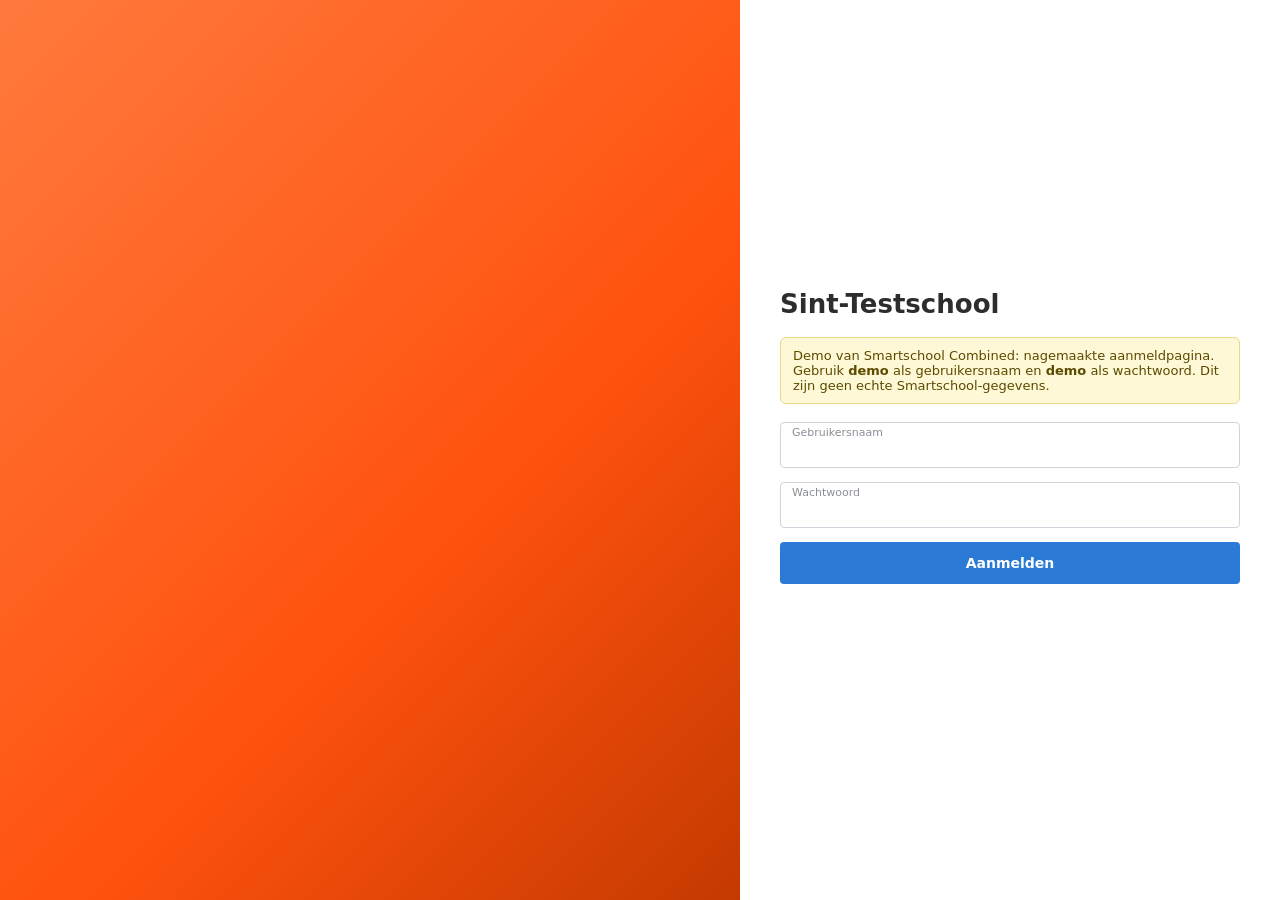
<file: demo/login/index.html>
<!doctype html><html lang="nl"><head><meta charset="utf-8"><meta name="viewport" content="width=device-width,initial-scale=1"><title>Smartschool Combined demo: aanmelden</title><style>body{margin:0;font:14px system-ui,sans-serif;background:#f1f3f6;color:#4a4a4a}#smscMain{min-height:100vh;display:flex}.login-app{flex:1;display:flex;background:#e9edf2}.login-app__container{flex:1;display:flex}.login-app__left{flex:1;background:linear-gradient(135deg,#ff7a3d,#ff520e 60%,#c43a00)}.login-app__right{width:460px;display:flex;flex-direction:column;justify-content:center;padding:40px;background:#fff}.logintitle{color:#2d2d2d;font-size:26px;margin:0 0 18px}.float-label{position:relative;margin:14px 0}.float-label__input{width:100%;box-sizing:border-box;height:46px;padding:16px 12px 4px;border:1px solid #cfd5dc;border-radius:4px;background:#fff;color:#333;font:inherit}.float-label__label{position:absolute;left:12px;top:4px;font-size:11px;color:#8a8f96}.smscButton.blue{display:block;width:100%;height:42px;border:0;border-radius:4px;background:#2b7bd6;color:#fff;font:600 14px system-ui;cursor:pointer;margin-top:10px}.demo-box{background:#fff8d6;border:1px solid #e6d98a;color:#5b4b00;padding:10px 12px;border-radius:6px;margin:0 0 18px;font-size:13px}#err{color:#c00;margin-top:10px;min-height:18px}</style></head><body><div id="smscMain" class="showLeftNav"><div class="login-app"><div class="login-app__container"><div class="login-app__left"></div><div class="login-app__right"><div class="login-app__top"><div class="login-app__platform-indicator"><h1 class="logintitle">Sint-Testschool</h1></div><div class="demo-box">Demo van Smartschool Combined: nagemaakte aanmeldpagina. Gebruik <b>demo</b> als gebruikersnaam en <b>demo</b> als wachtwoord. Dit zijn geen echte Smartschool-gegevens.</div><div class="login-app__form"><form class="form" id="f"><div class="float-label"><input class="float-label__input" id="u" name="u" type="text" autocomplete="off"><label class="float-label__label" for="u">Gebruikersnaam</label></div><div class="float-label"><input class="float-label__input" id="p" name="p" type="password" autocomplete="off"><label class="float-label__label" for="p">Wachtwoord</label></div><button class="smscButton blue" type="submit">Aanmelden</button><div id="err"></div></form></div></div></div></div></div></div><script>document.getElementById("f").addEventListener("submit",function(e){e.preventDefault();if(u.value==="demo"&&p.value==="demo"){sessionStorage.setItem("demoIn","1");location.href="/"}else{document.getElementById("err").textContent="Onjuiste gegevens. Gebruik demo en demo."}})</script></body></html>
</file>
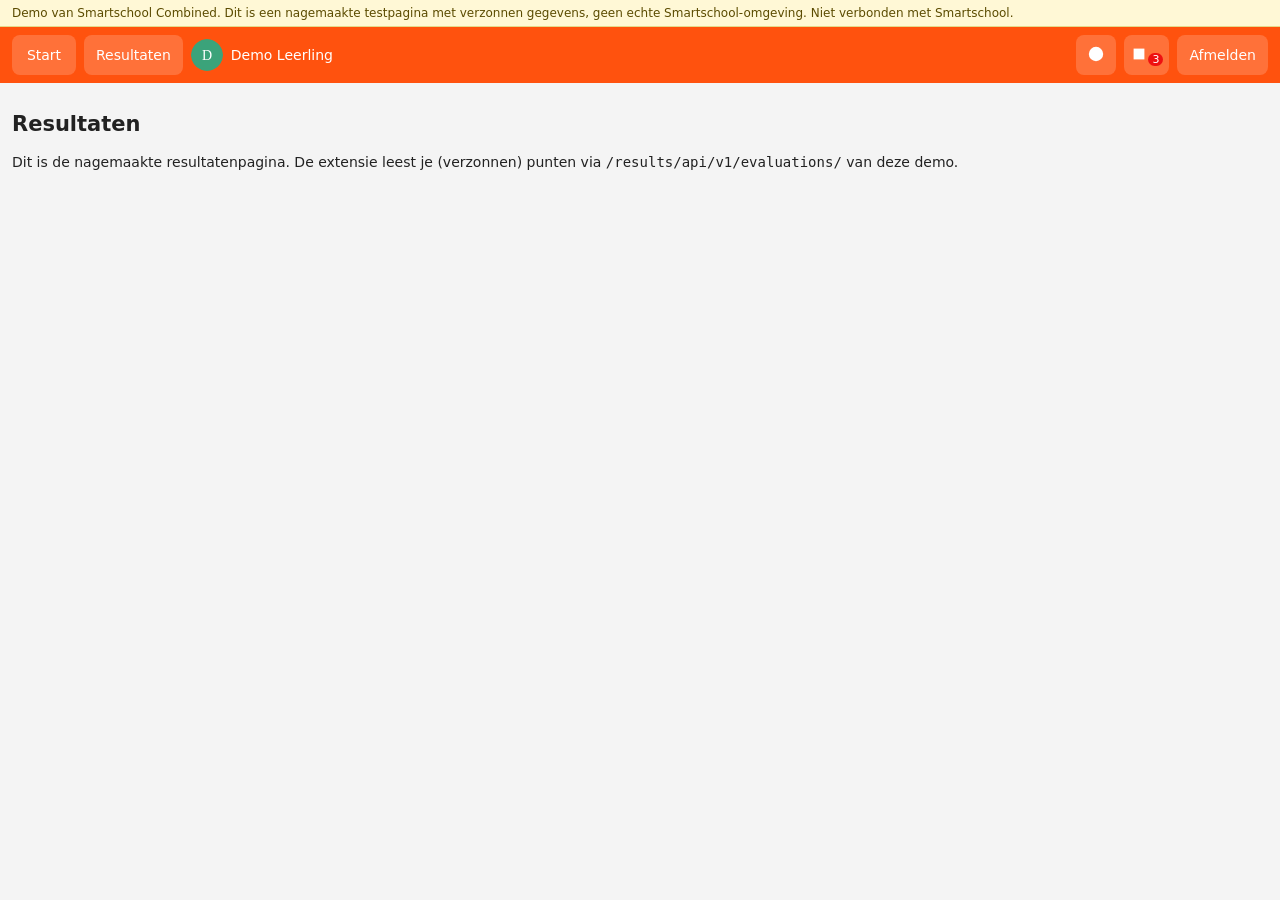
<file: demo/results/index.html>
<!doctype html><html lang="nl"><head><meta charset="utf-8"><meta name="viewport" content="width=device-width,initial-scale=1"><title>Resultaten demo</title><style>html{font-size:62.5%}body{margin:0;font:1.4rem system-ui,sans-serif;background:#f4f4f4;color:#222;min-height:100vh}nav.topnav{display:flex;align-items:center;gap:8px;height:56px;padding:0 12px;background:#ff520e;color:#fff}nav.topnav .spacer{flex:1}.topnav__btn{height:40px;min-width:40px;border:0;border-radius:8px;background:rgba(255,255,255,.18);color:#fff;cursor:pointer;font:inherit}nav.topnav .topnav__btn svg{fill:#fff}.topnav__badge{background:#e11;color:#fff;border-radius:8px;padding:0 4px;font-size:11px}.js-btn-profile{display:flex;align-items:center;gap:8px}.js-btn-profile img{width:32px;height:32px;border-radius:50%}.homepage__block{background:#fff;padding:12px;margin:8px;border:1px solid #ddd}.demo-note{background:#fff8d6;border-bottom:1px solid #e6d98a;color:#5b4b00;padding:6px 12px;font:12px system-ui}</style></head><body><div class="demo-note">Demo van Smartschool Combined. Dit is een nagemaakte testpagina met verzonnen gegevens, geen echte Smartschool-omgeving. Niet verbonden met Smartschool.</div><nav class="topnav"><a class="topnav__btn" href="/" style="display:grid;place-items:center;padding:0 12px;color:#fff;text-decoration:none">Start</a><a class="topnav__btn" href="/results/" style="display:grid;place-items:center;padding:0 12px;color:#fff;text-decoration:none">Resultaten</a><div class="js-btn-profile topnav__btn--profile"><img alt="" src="data:image/svg+xml,%3Csvg xmlns='http://www.w3.org/2000/svg' viewBox='0 0 32 32'%3E%3Ccircle cx='16' cy='16' r='16' fill='%233ba37a'/%3E%3Ctext x='16' y='21' font-size='14' text-anchor='middle' fill='white'%3ED%3C/text%3E%3C/svg%3E"><span>Demo Leerling</span></div><div class="spacer"></div><div id="datePickerMenu" plannerurl="/planner/main/user/1234_567_0"></div><div class="search-wrap"><button class="topnav__btn topnav__btn--icon--search"><svg class="sm-ico" viewBox="0 0 10 10" width="18" height="18"><circle cx="5" cy="5" r="4"/></svg></button></div><button class="topnav__btn js-btn-notifs"><svg class="sm-ico" viewBox="0 0 10 10" width="18" height="18"><rect x="2" y="2" width="6" height="6"/></svg><span class="wrap"><span class="js-badge-msg topnav__badge">3</span></span></button><a class="topnav__btn js-btn-logout" href="/login/" style="display:grid;place-items:center;padding:0 12px;color:#fff;text-decoration:none">Afmelden</a></nav><div style="padding:12px"><h2>Resultaten</h2><p>Dit is de nagemaakte resultatenpagina. De extensie leest je (verzonnen) punten via <code>/results/api/v1/evaluations/</code> van deze demo.</p></div></body></html>
</file>
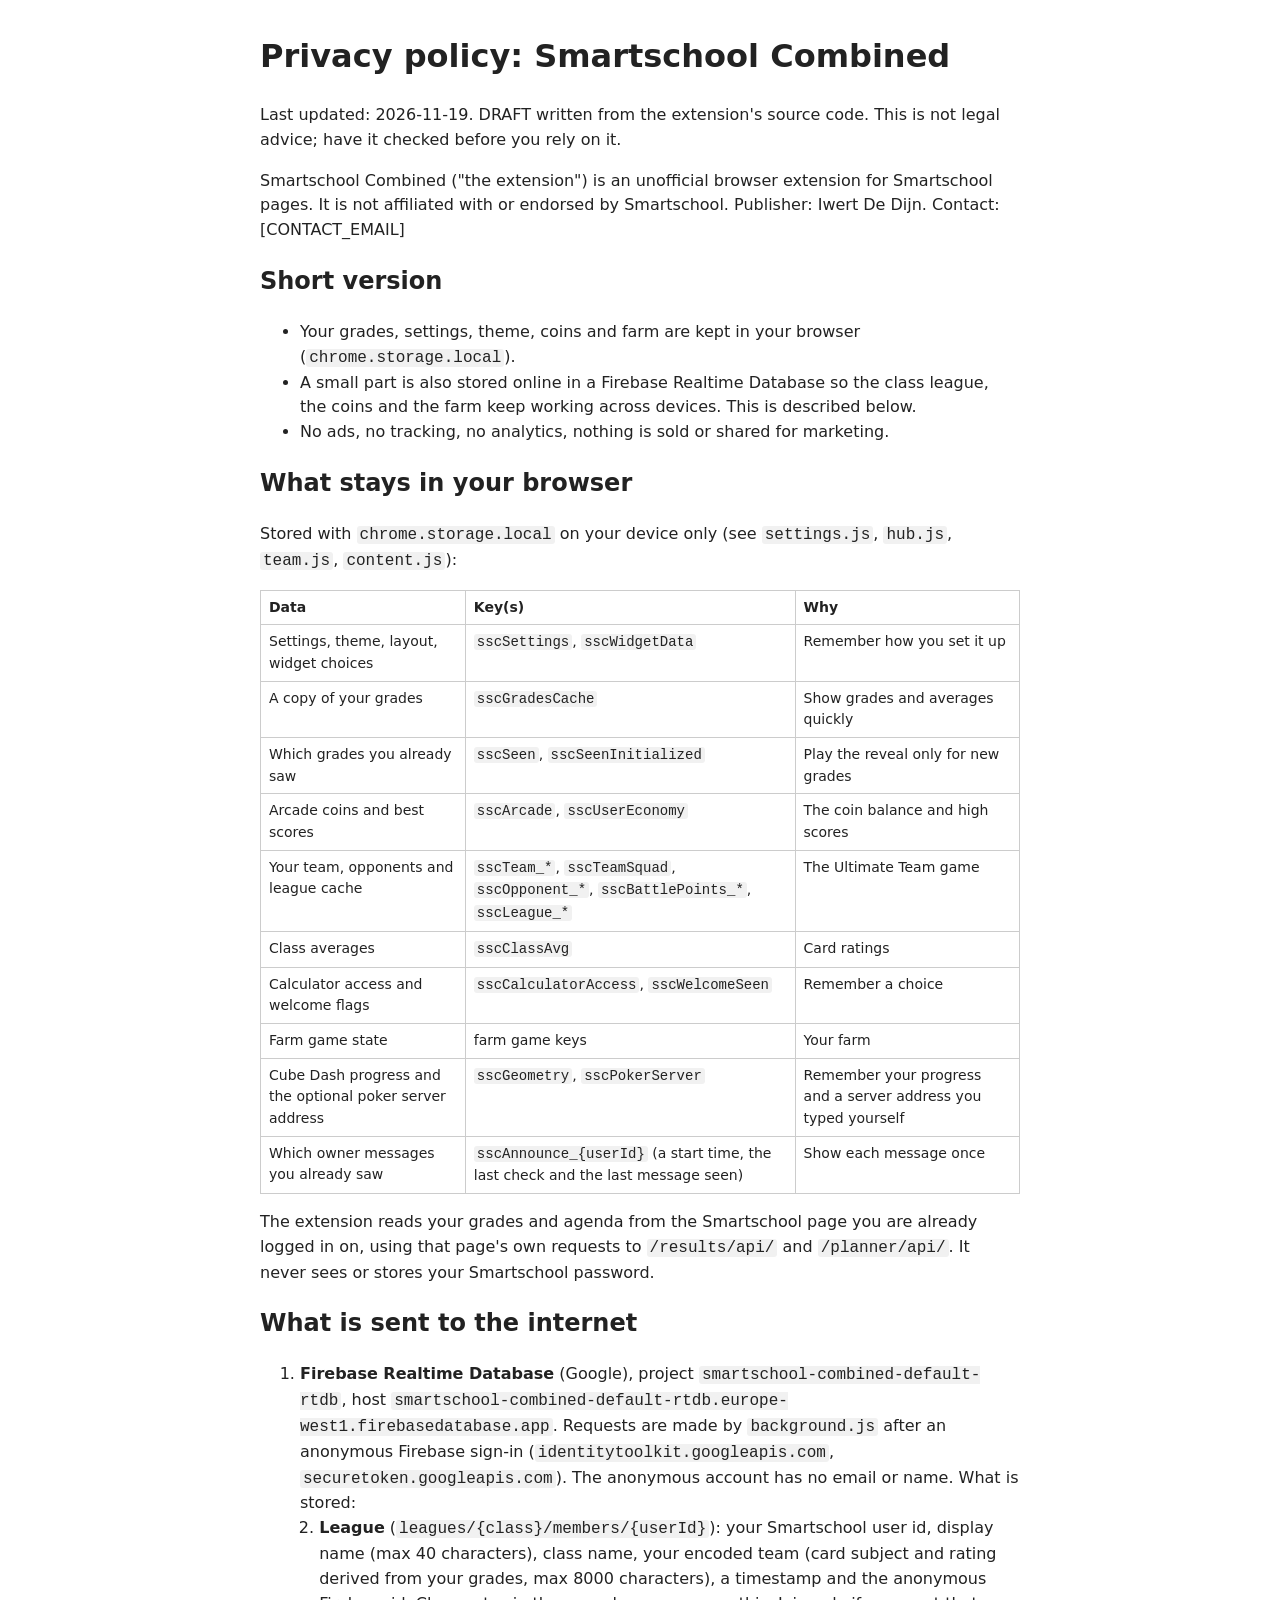
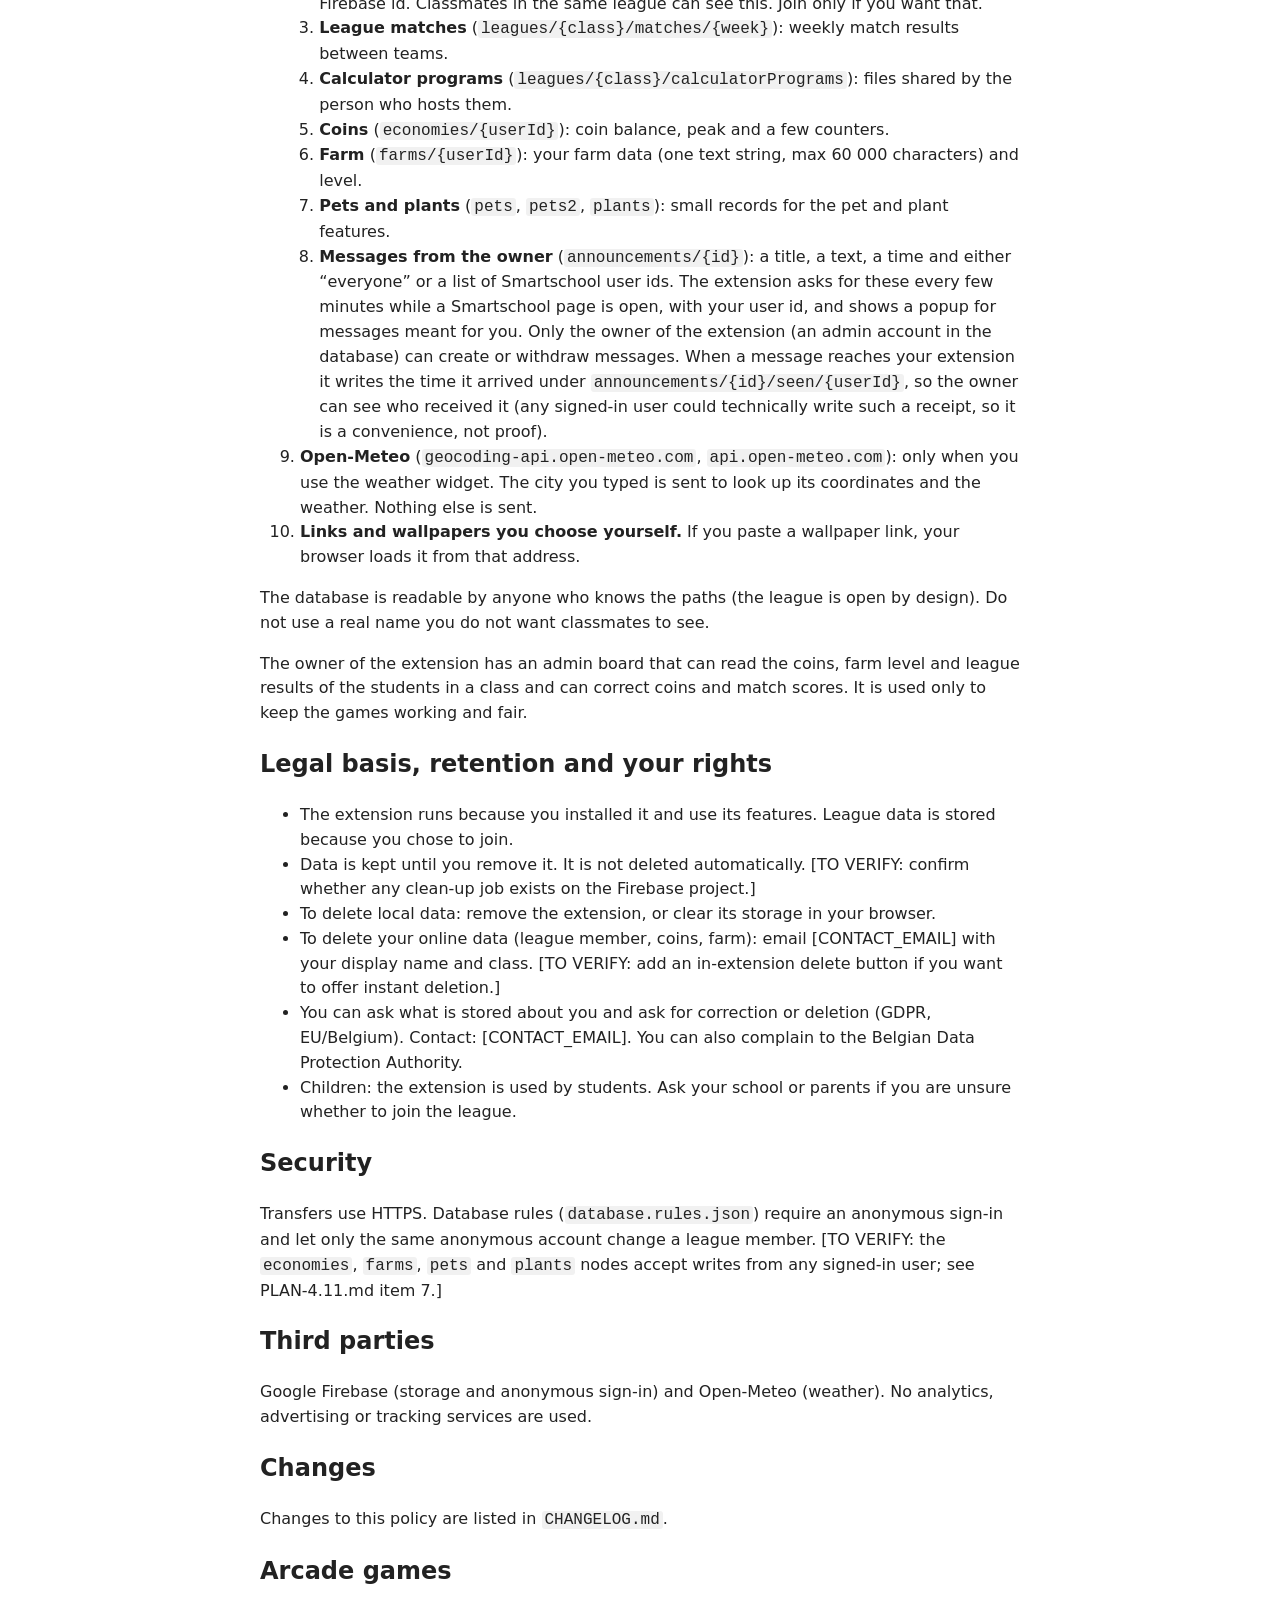
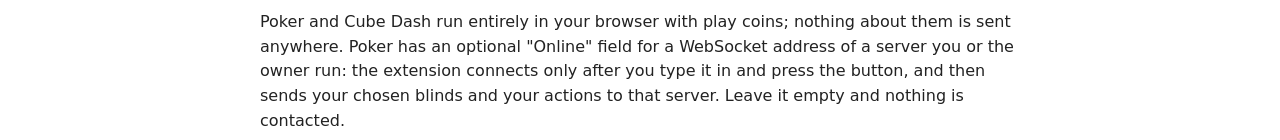
<file: privacy-policy.html>
<!doctype html><html lang="en"><head><meta charset="utf-8"><meta name="viewport" content="width=device-width,initial-scale=1"><title>Privacy policy: Smartschool Combined</title><style>body{font:16px/1.55 system-ui,sans-serif;max-width:760px;margin:2rem auto;padding:0 1rem;color:#222}table{border-collapse:collapse;width:100%}td,th{border:1px solid #ccc;padding:6px 8px;text-align:left;vertical-align:top;font-size:14px}code{background:#f1f1f1;padding:0 3px;border-radius:3px}</style></head><body><h1>Privacy policy: Smartschool Combined</h1>
<p>Last updated: 2026-11-19. DRAFT written from the extension's source code. This is not legal advice; have it checked before you rely on it.</p>
<p>Smartschool Combined ("the extension") is an unofficial browser extension for Smartschool pages. It is not affiliated with or endorsed by Smartschool. Publisher: Iwert De Dijn. Contact: [CONTACT_EMAIL]</p>
<h2>Short version</h2>
<ul>
<li>Your grades, settings, theme, coins and farm are kept in your browser (<code>chrome.storage.local</code>).</li>
<li>A small part is also stored online in a Firebase Realtime Database so the class league, the coins and the farm keep working across devices. This is described below.</li>
<li>No ads, no tracking, no analytics, nothing is sold or shared for marketing.</li>
</ul>
<h2>What stays in your browser</h2>
<p>Stored with <code>chrome.storage.local</code> on your device only (see <code>settings.js</code>, <code>hub.js</code>, <code>team.js</code>, <code>content.js</code>):</p>
<table><thead><tr><th>Data</th><th>Key(s)</th><th>Why</th></tr></thead><tbody>
<tr><td>Settings, theme, layout, widget choices</td><td><code>sscSettings</code>, <code>sscWidgetData</code></td><td>Remember how you set it up</td></tr>
<tr><td>A copy of your grades</td><td><code>sscGradesCache</code></td><td>Show grades and averages quickly</td></tr>
<tr><td>Which grades you already saw</td><td><code>sscSeen</code>, <code>sscSeenInitialized</code></td><td>Play the reveal only for new grades</td></tr>
<tr><td>Arcade coins and best scores</td><td><code>sscArcade</code>, <code>sscUserEconomy</code></td><td>The coin balance and high scores</td></tr>
<tr><td>Your team, opponents and league cache</td><td><code>sscTeam_*</code>, <code>sscTeamSquad</code>, <code>sscOpponent_*</code>, <code>sscBattlePoints_*</code>, <code>sscLeague_*</code></td><td>The Ultimate Team game</td></tr>
<tr><td>Class averages</td><td><code>sscClassAvg</code></td><td>Card ratings</td></tr>
<tr><td>Calculator access and welcome flags</td><td><code>sscCalculatorAccess</code>, <code>sscWelcomeSeen</code></td><td>Remember a choice</td></tr>
<tr><td>Farm game state</td><td>farm game keys</td><td>Your farm</td></tr>
<tr><td>Cube Dash progress and the optional poker server address</td><td><code>sscGeometry</code>, <code>sscPokerServer</code></td><td>Remember your progress and a server address you typed yourself</td></tr>
<tr><td>Which owner messages you already saw</td><td><code>sscAnnounce_{userId}</code> (a start time, the last check and the last message seen)</td><td>Show each message once</td></tr>
</tbody></table>
<p>The extension reads your grades and agenda from the Smartschool page you are already logged in on, using that page's own requests to <code>/results/api/</code> and <code>/planner/api/</code>. It never sees or stores your Smartschool password.</p>
<h2>What is sent to the internet</h2>
<ol>
<li><strong>Firebase Realtime Database</strong> (Google), project <code>smartschool-combined-default-rtdb</code>, host <code>smartschool-combined-default-rtdb.europe-west1.firebasedatabase.app</code>. Requests are made by <code>background.js</code> after an anonymous Firebase sign-in (<code>identitytoolkit.googleapis.com</code>, <code>securetoken.googleapis.com</code>). The anonymous account has no email or name. What is stored:</li>
<li style="margin-left:1.2em"><strong>League</strong> (<code>leagues/{class}/members/{userId}</code>): your Smartschool user id, display name (max 40 characters), class name, your encoded team (card subject and rating derived from your grades, max 8000 characters), a timestamp and the anonymous Firebase id. Classmates in the same league can see this. Join only if you want that.</li>
<li style="margin-left:1.2em"><strong>League matches</strong> (<code>leagues/{class}/matches/{week}</code>): weekly match results between teams.</li>
<li style="margin-left:1.2em"><strong>Calculator programs</strong> (<code>leagues/{class}/calculatorPrograms</code>): files shared by the person who hosts them.</li>
<li style="margin-left:1.2em"><strong>Coins</strong> (<code>economies/{userId}</code>): coin balance, peak and a few counters.</li>
<li style="margin-left:1.2em"><strong>Farm</strong> (<code>farms/{userId}</code>): your farm data (one text string, max 60 000 characters) and level.</li>
<li style="margin-left:1.2em"><strong>Pets and plants</strong> (<code>pets</code>, <code>pets2</code>, <code>plants</code>): small records for the pet and plant features.</li>
<li style="margin-left:1.2em"><strong>Messages from the owner</strong> (<code>announcements/{id}</code>): a title, a text, a time and either &ldquo;everyone&rdquo; or a list of Smartschool user ids. The extension asks for these every few minutes while a Smartschool page is open, with your user id, and shows a popup for messages meant for you. Only the owner of the extension (an admin account in the database) can create or withdraw messages. When a message reaches your extension it writes the time it arrived under <code>announcements/{id}/seen/{userId}</code>, so the owner can see who received it (any signed-in user could technically write such a receipt, so it is a convenience, not proof).</li>
<li><strong>Open-Meteo</strong> (<code>geocoding-api.open-meteo.com</code>, <code>api.open-meteo.com</code>): only when you use the weather widget. The city you typed is sent to look up its coordinates and the weather. Nothing else is sent.</li>
<li><strong>Links and wallpapers you choose yourself.</strong> If you paste a wallpaper link, your browser loads it from that address.</li>
</ol>
<p>The database is readable by anyone who knows the paths (the league is open by design). Do not use a real name you do not want classmates to see.</p>
<p>The owner of the extension has an admin board that can read the coins, farm level and league results of the students in a class and can correct coins and match scores. It is used only to keep the games working and fair.</p>
<h2>Legal basis, retention and your rights</h2>
<ul>
<li>The extension runs because you installed it and use its features. League data is stored because you chose to join.</li>
<li>Data is kept until you remove it. It is not deleted automatically. [TO VERIFY: confirm whether any clean-up job exists on the Firebase project.]</li>
<li>To delete local data: remove the extension, or clear its storage in your browser.</li>
<li>To delete your online data (league member, coins, farm): email [CONTACT_EMAIL] with your display name and class. [TO VERIFY: add an in-extension delete button if you want to offer instant deletion.]</li>
<li>You can ask what is stored about you and ask for correction or deletion (GDPR, EU/Belgium). Contact: [CONTACT_EMAIL]. You can also complain to the Belgian Data Protection Authority.</li>
<li>Children: the extension is used by students. Ask your school or parents if you are unsure whether to join the league.</li>
</ul>
<h2>Security</h2>
<p>Transfers use HTTPS. Database rules (<code>database.rules.json</code>) require an anonymous sign-in and let only the same anonymous account change a league member. [TO VERIFY: the <code>economies</code>, <code>farms</code>, <code>pets</code> and <code>plants</code> nodes accept writes from any signed-in user; see PLAN-4.11.md item 7.]</p>
<h2>Third parties</h2>
<p>Google Firebase (storage and anonymous sign-in) and Open-Meteo (weather). No analytics, advertising or tracking services are used.</p>
<h2>Changes</h2>
<p>Changes to this policy are listed in <code>CHANGELOG.md</code>.</p><h2>Arcade games</h2>
<p>Poker and Cube Dash run entirely in your browser with play coins; nothing about them is sent anywhere. Poker has an optional "Online" field for a WebSocket address of a server you or the owner run: the extension connects only after you type it in and press the button, and then sends your chosen blinds and your actions to that server. Leave it empty and nothing is contacted.</p>
</body></html>
</file>
